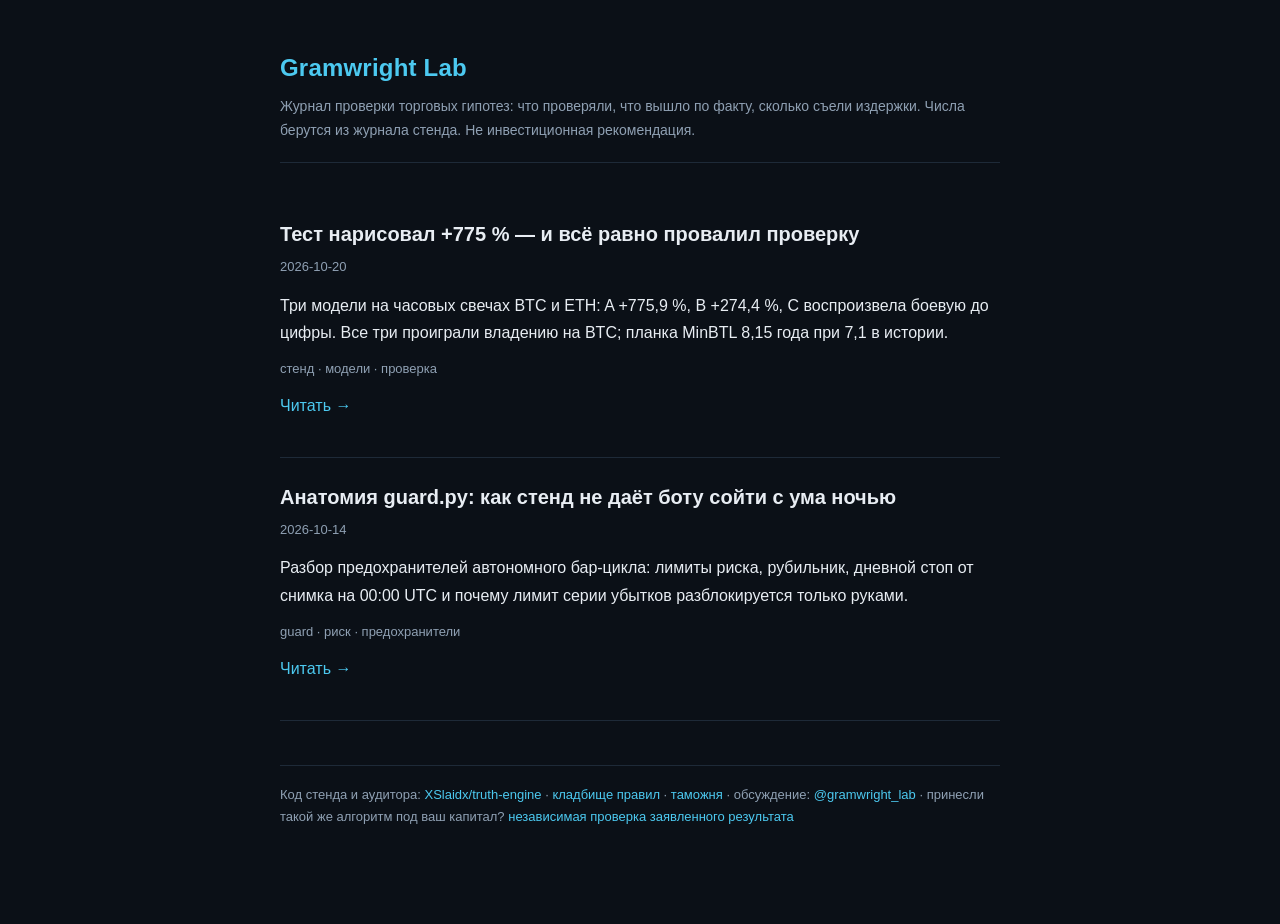
<file: docs/index.html>
<!doctype html>
<html lang="ru">
<head>
<meta charset="utf-8">
<meta name="viewport" content="width=device-width, initial-scale=1">
<title>Gramwright Lab</title>
<meta name="description" content="Журнал проверки торговых гипотез: что проверяли, что вышло по факту, сколько съели издержки. Числа берутся из журнала стенда. Не инвестиционная рекомендация.">
<meta property="og:title" content="Gramwright Lab">
<meta property="og:description" content="Журнал проверки торговых гипотез: что проверяли, что вышло по факту, сколько съели издержки. Числа берутся из журнала стенда. Не инвестиционная рекомендация.">
<meta property="og:type" content="article">
<link rel="alternate" type="application/rss+xml" href="https://XSlaidx.github.io/gramwright-lab/feed.xml">
<link rel="stylesheet" href="style.css">
</head>
<body>
<header class="site">
  <h1><a href="index.html">Gramwright Lab</a></h1>
  <p>Журнал проверки торговых гипотез: что проверяли, что вышло по факту, сколько съели издержки. Числа берутся из журнала стенда. Не инвестиционная рекомендация.</p>
</header>
<article>
  <h2><a href="posts/2026-10-20-test-narisoval-775-i-vse-ravno.html">Тест нарисовал +775 % — и всё равно провалил проверку</a></h2>
  <time>2026-10-20</time>
  <p>Три модели на часовых свечах BTC и ETH: A +775,9 %, B +274,4 %, C воспроизвела боевую до цифры. Все три проиграли владению на BTC; планка MinBTL 8,15 года при 7,1 в истории.</p>
  <div class="tags">стенд · модели · проверка</div>
  <p><a href="posts/2026-10-20-test-narisoval-775-i-vse-ravno.html">Читать →</a></p>
</article>
<article>
  <h2><a href="posts/2026-10-14-anatomiya-guard.html">Анатомия guard.py: как стенд не даёт боту сойти с ума ночью</a></h2>
  <time>2026-10-14</time>
  <p>Разбор предохранителей автономного бар-цикла: лимиты риска, рубильник, дневной стоп от снимка на 00:00 UTC и почему лимит серии убытков разблокируется только руками.</p>
  <div class="tags">guard · риск · предохранители</div>
  <p><a href="posts/2026-10-14-anatomiya-guard.html">Читать →</a></p>
</article>
<footer class="site">
  Код стенда и аудитора: <a href="https://github.com/XSlaidx/truth-engine">XSlaidx/truth-engine</a>
  &middot; <a href="graveyard.html">кладбище правил</a>
  &middot; <a href="customs.html">таможня</a>
  &middot; обсуждение: <a href="https://t.me/gramwright_lab">@gramwright_lab</a>
  &middot; принесли такой же алгоритм под ваш капитал? <a href="https://gramwright.pages.dev/audit/">независимая проверка заявленного результата</a>
</footer>
</body>
</html>
</file>
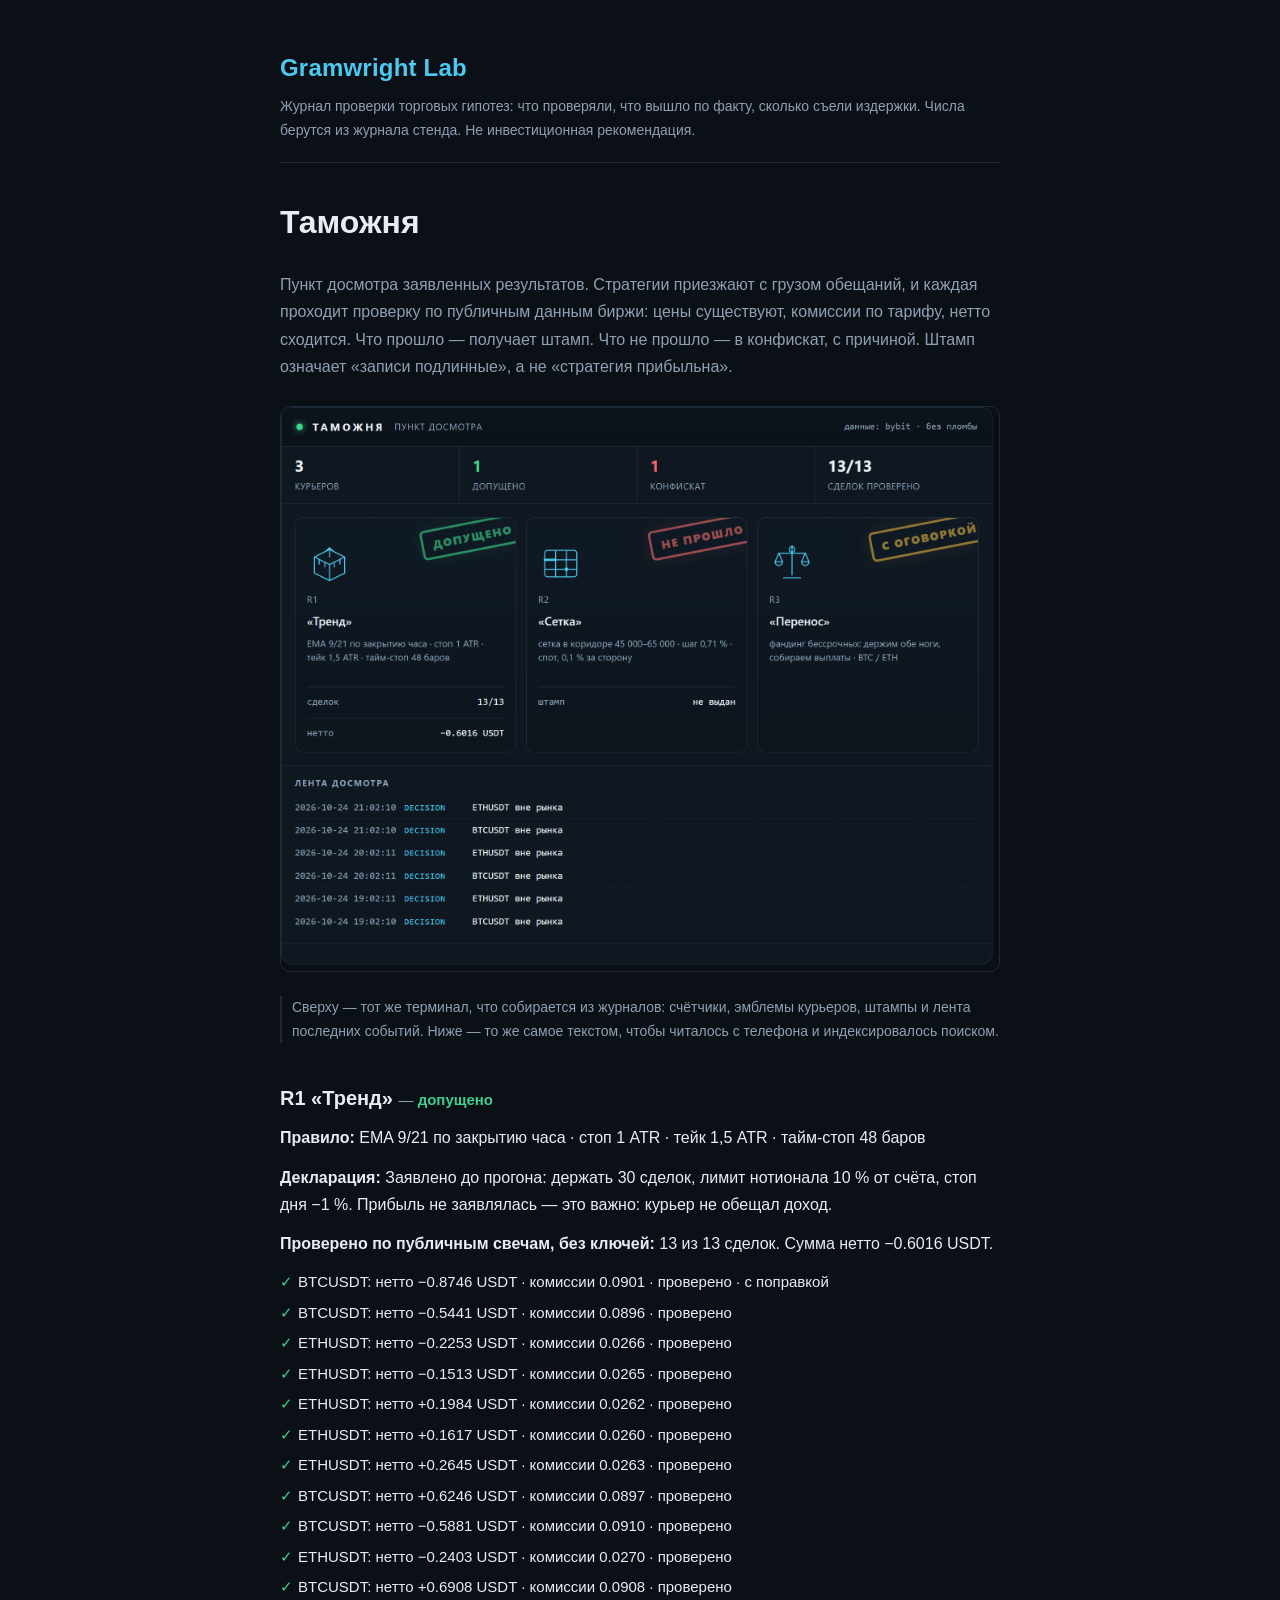
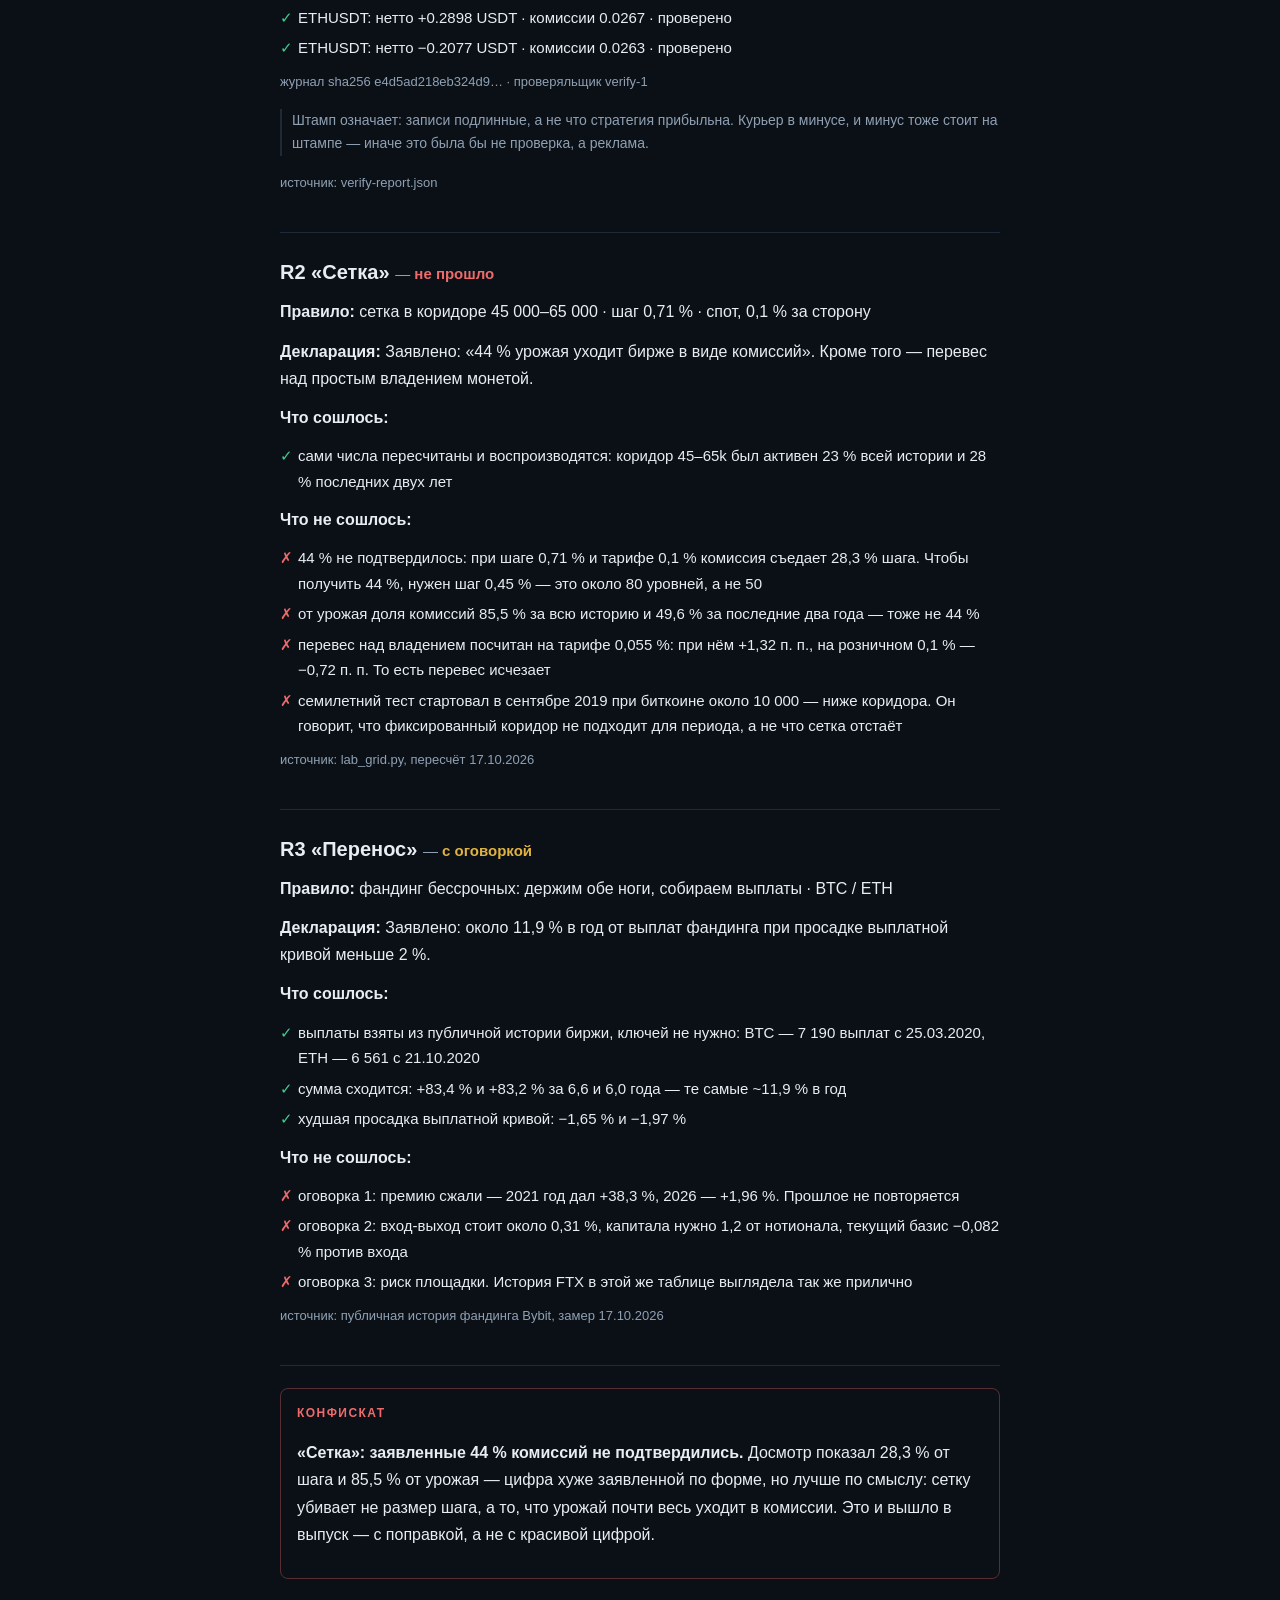
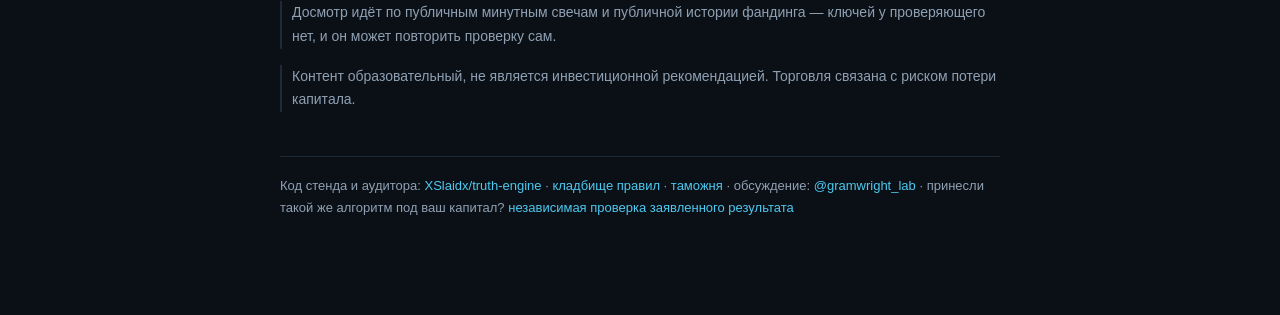
<file: docs/customs.html>
<!doctype html>
<html lang="ru">
<head>
<meta charset="utf-8">
<meta name="viewport" content="width=device-width, initial-scale=1">
<title>Таможня — досмотр заявленных результатов — Gramwright Lab</title>
<meta name="description" content="Журнал проверки торговых гипотез: что проверяли, что вышло по факту, сколько съели издержки. Числа берутся из журнала стенда. Не инвестиционная рекомендация.">
<meta property="og:title" content="Таможня — досмотр заявленных результатов — Gramwright Lab">
<meta property="og:description" content="Журнал проверки торговых гипотез: что проверяли, что вышло по факту, сколько съели издержки. Числа берутся из журнала стенда. Не инвестиционная рекомендация.">
<meta property="og:type" content="article">
<link rel="alternate" type="application/rss+xml" href="https://XSlaidx.github.io/gramwright-lab/feed.xml">
<link rel="stylesheet" href="style.css">
</head>
<body>
<header class="site">
  <h1><a href="index.html">Gramwright Lab</a></h1>
  <p>Журнал проверки торговых гипотез: что проверяли, что вышло по факту, сколько съели издержки. Числа берутся из журнала стенда. Не инвестиционная рекомендация.</p>
</header>
<h1>Таможня</h1><p class="intro">Пункт досмотра заявленных результатов. Стратегии приезжают с грузом обещаний, и каждая проходит проверку по публичным данным биржи: цены существуют, комиссии по тарифу, нетто сходится. Что прошло — получает штамп. Что не прошло — в конфискат, с причиной. Штамп означает «записи подлинные», а не «стратегия прибыльна».</p><p><img src="img/customs.png" alt="Терминал досмотра: три курьера, штампы, лента событий" style="width:100%;height:auto;border:1px solid var(--line);border-radius:10px"></p><p class="c-note">Сверху — тот же терминал, что собирается из журналов: счётчики, эмблемы курьеров, штампы и лента последних событий. Ниже — то же самое текстом, чтобы читалось с телефона и индексировалось поиском.</p><article><h2>R1 «Тренд» <span class="verdict">— <span class="c-ok">допущено</span></span></h2><p><strong>Правило:</strong> EMA 9/21 по закрытию часа · стоп 1 ATR · тейк 1,5 ATR · тайм-стоп 48 баров</p><p><strong>Декларация:</strong> Заявлено до прогона: держать 30 сделок, лимит нотионала 10 % от счёта, стоп дня −1 %. Прибыль не заявлялась — это важно: курьер не обещал доход.</p><p><strong>Проверено по публичным свечам, без ключей:</strong> 13 из 13 сделок. Сумма нетто −0.6016 USDT.</p><ul class="c-chk"><li class="y">BTCUSDT: нетто −0.8746 USDT · комиссии 0.0901 · проверено · с поправкой</li><li class="y">BTCUSDT: нетто −0.5441 USDT · комиссии 0.0896 · проверено</li><li class="y">ETHUSDT: нетто −0.2253 USDT · комиссии 0.0266 · проверено</li><li class="y">ETHUSDT: нетто −0.1513 USDT · комиссии 0.0265 · проверено</li><li class="y">ETHUSDT: нетто +0.1984 USDT · комиссии 0.0262 · проверено</li><li class="y">ETHUSDT: нетто +0.1617 USDT · комиссии 0.0260 · проверено</li><li class="y">ETHUSDT: нетто +0.2645 USDT · комиссии 0.0263 · проверено</li><li class="y">BTCUSDT: нетто +0.6246 USDT · комиссии 0.0897 · проверено</li><li class="y">BTCUSDT: нетто −0.5881 USDT · комиссии 0.0910 · проверено</li><li class="y">ETHUSDT: нетто −0.2403 USDT · комиссии 0.0270 · проверено</li><li class="y">BTCUSDT: нетто +0.6908 USDT · комиссии 0.0908 · проверено</li><li class="y">ETHUSDT: нетто +0.2898 USDT · комиссии 0.0267 · проверено</li><li class="y">ETHUSDT: нетто −0.2077 USDT · комиссии 0.0263 · проверено</li></ul><p class="tags">журнал sha256 e4d5ad218eb324d9… · проверяльщик verify-1</p><p class="c-note">Штамп означает: записи подлинные, а не что стратегия прибыльна. Курьер в минусе, и минус тоже стоит на штампе — иначе это была бы не проверка, а реклама.</p><p class="tags">источник: verify-report.json</p></article><article><h2>R2 «Сетка» <span class="verdict">— <span class="c-bad">не прошло</span></span></h2><p><strong>Правило:</strong> сетка в коридоре 45 000–65 000 · шаг 0,71 % · спот, 0,1 % за сторону</p><p><strong>Декларация:</strong> Заявлено: «44 % урожая уходит бирже в виде комиссий». Кроме того — перевес над простым владением монетой.</p><p><strong>Что сошлось:</strong></p><ul class="c-chk"><li class="y">сами числа пересчитаны и воспроизводятся: коридор 45–65k был активен 23 % всей истории и 28 % последних двух лет</li></ul><p><strong>Что не сошлось:</strong></p><ul class="c-chk"><li class="n">44 % не подтвердилось: при шаге 0,71 % и тарифе 0,1 % комиссия съедает 28,3 % шага. Чтобы получить 44 %, нужен шаг 0,45 % — это около 80 уровней, а не 50</li><li class="n">от урожая доля комиссий 85,5 % за всю историю и 49,6 % за последние два года — тоже не 44 %</li><li class="n">перевес над владением посчитан на тарифе 0,055 %: при нём +1,32 п. п., на розничном 0,1 % — −0,72 п. п. То есть перевес исчезает</li><li class="n">семилетний тест стартовал в сентябре 2019 при биткоине около 10 000 — ниже коридора. Он говорит, что фиксированный коридор не подходит для периода, а не что сетка отстаёт</li></ul><p class="tags">источник: lab_grid.py, пересчёт 17.10.2026</p></article><article><h2>R3 «Перенос» <span class="verdict">— <span class="c-warn">с оговоркой</span></span></h2><p><strong>Правило:</strong> фандинг бессрочных: держим обе ноги, собираем выплаты · BTC / ETH</p><p><strong>Декларация:</strong> Заявлено: около 11,9 % в год от выплат фандинга при просадке выплатной кривой меньше 2 %.</p><p><strong>Что сошлось:</strong></p><ul class="c-chk"><li class="y">выплаты взяты из публичной истории биржи, ключей не нужно: BTC — 7 190 выплат с 25.03.2020, ETH — 6 561 с 21.10.2020</li><li class="y">сумма сходится: +83,4 % и +83,2 % за 6,6 и 6,0 года — те самые ~11,9 % в год</li><li class="y">худшая просадка выплатной кривой: −1,65 % и −1,97 %</li></ul><p><strong>Что не сошлось:</strong></p><ul class="c-chk"><li class="n">оговорка 1: премию сжали — 2021 год дал +38,3 %, 2026 — +1,96 %. Прошлое не повторяется</li><li class="n">оговорка 2: вход-выход стоит около 0,31 %, капитала нужно 1,2 от нотионала, текущий базис −0,082 % против входа</li><li class="n">оговорка 3: риск площадки. История FTX в этой же таблице выглядела так же прилично</li></ul><p class="tags">источник: публичная история фандинга Bybit, замер 17.10.2026</p></article><div class="c-conf"><h3>Конфискат</h3><p><strong>«Сетка»: заявленные 44 % комиссий не подтвердились.</strong> Досмотр показал 28,3 % от шага и 85,5 % от урожая — цифра хуже заявленной по форме, но лучше по смыслу: сетку убивает не размер шага, а то, что урожай почти весь уходит в комиссии. Это и вышло в выпуск — с поправкой, а не с красивой цифрой.</p></div><p class="c-note">Досмотр идёт по публичным минутным свечам и публичной истории фандинга — ключей у проверяющего нет, и он может повторить проверку сам.</p><p class="c-note">Контент образовательный, не является инвестиционной рекомендацией. Торговля связана с риском потери капитала.</p>
<footer class="site">
  Код стенда и аудитора: <a href="https://github.com/XSlaidx/truth-engine">XSlaidx/truth-engine</a>
  &middot; <a href="graveyard.html">кладбище правил</a>
  &middot; <a href="customs.html">таможня</a>
  &middot; обсуждение: <a href="https://t.me/gramwright_lab">@gramwright_lab</a>
  &middot; принесли такой же алгоритм под ваш капитал? <a href="https://gramwright.pages.dev/audit/">независимая проверка заявленного результата</a>
</footer>
</body>
</html>
</file>
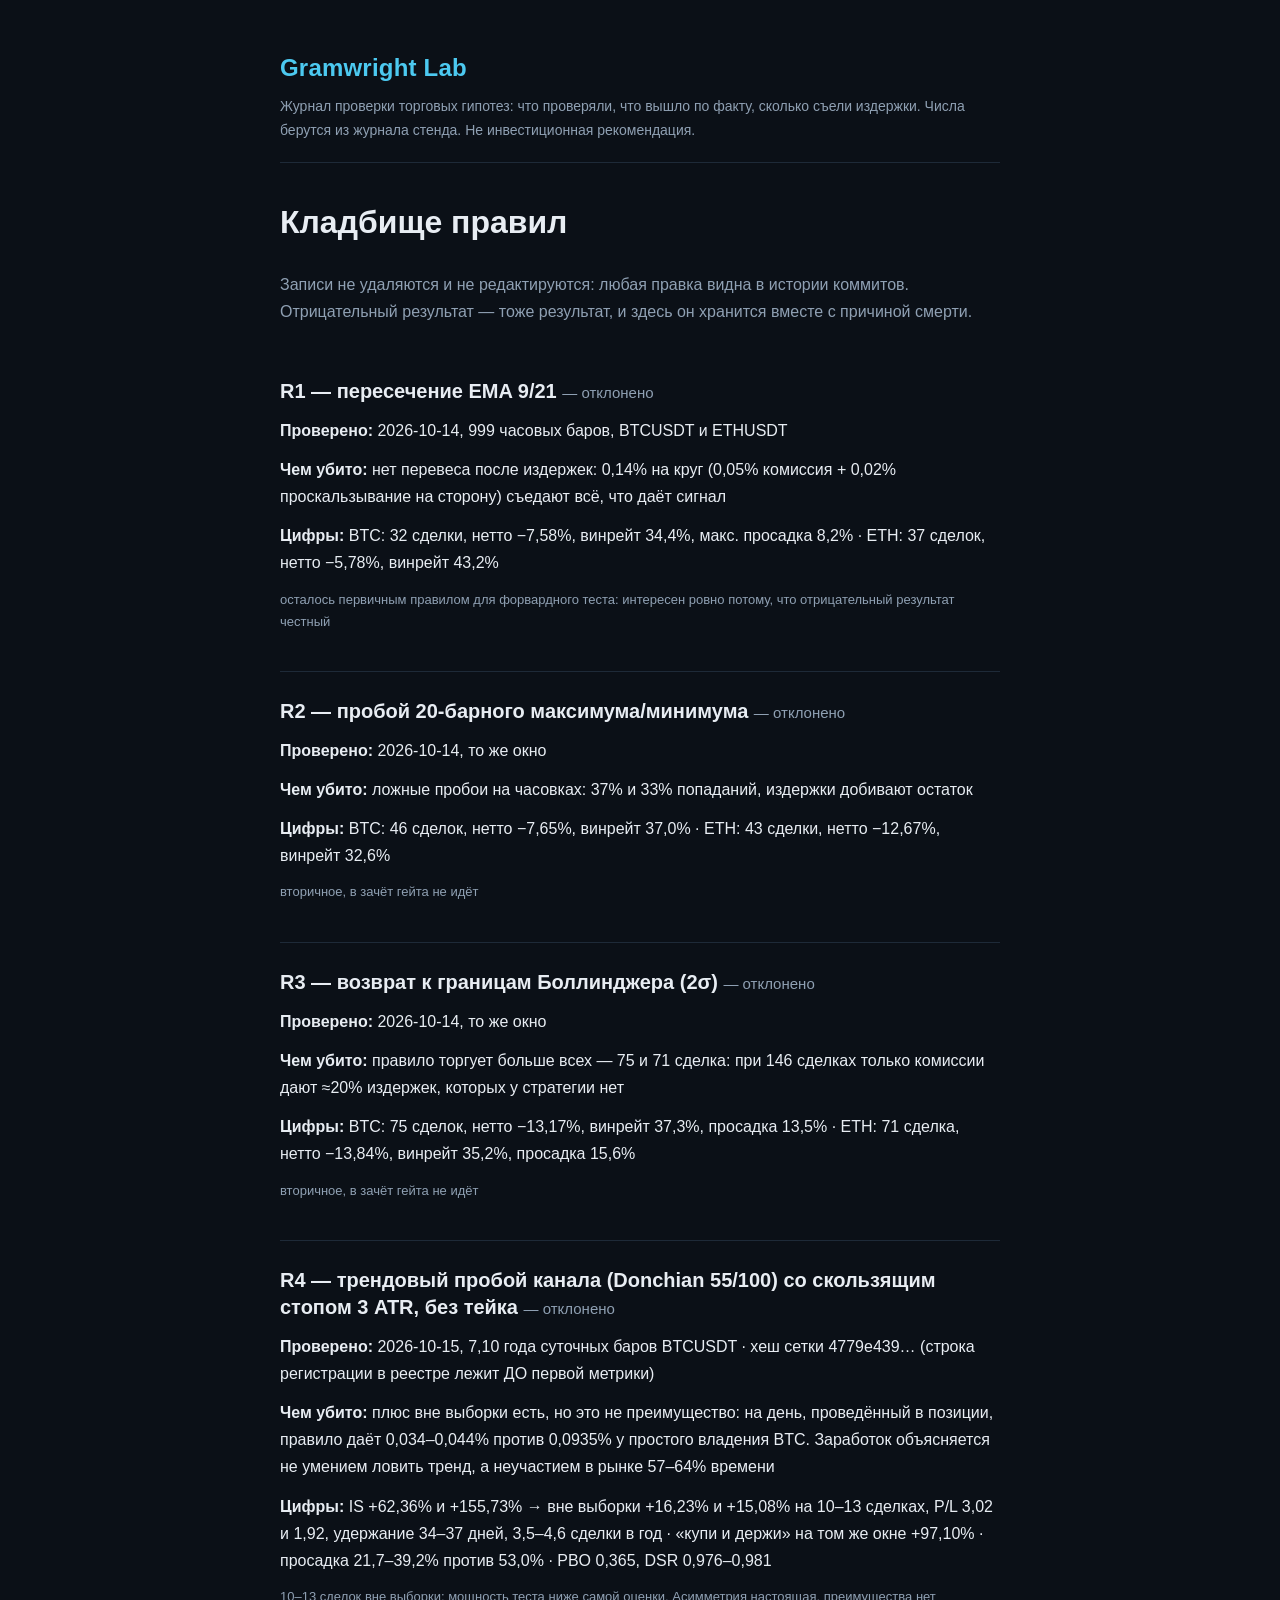
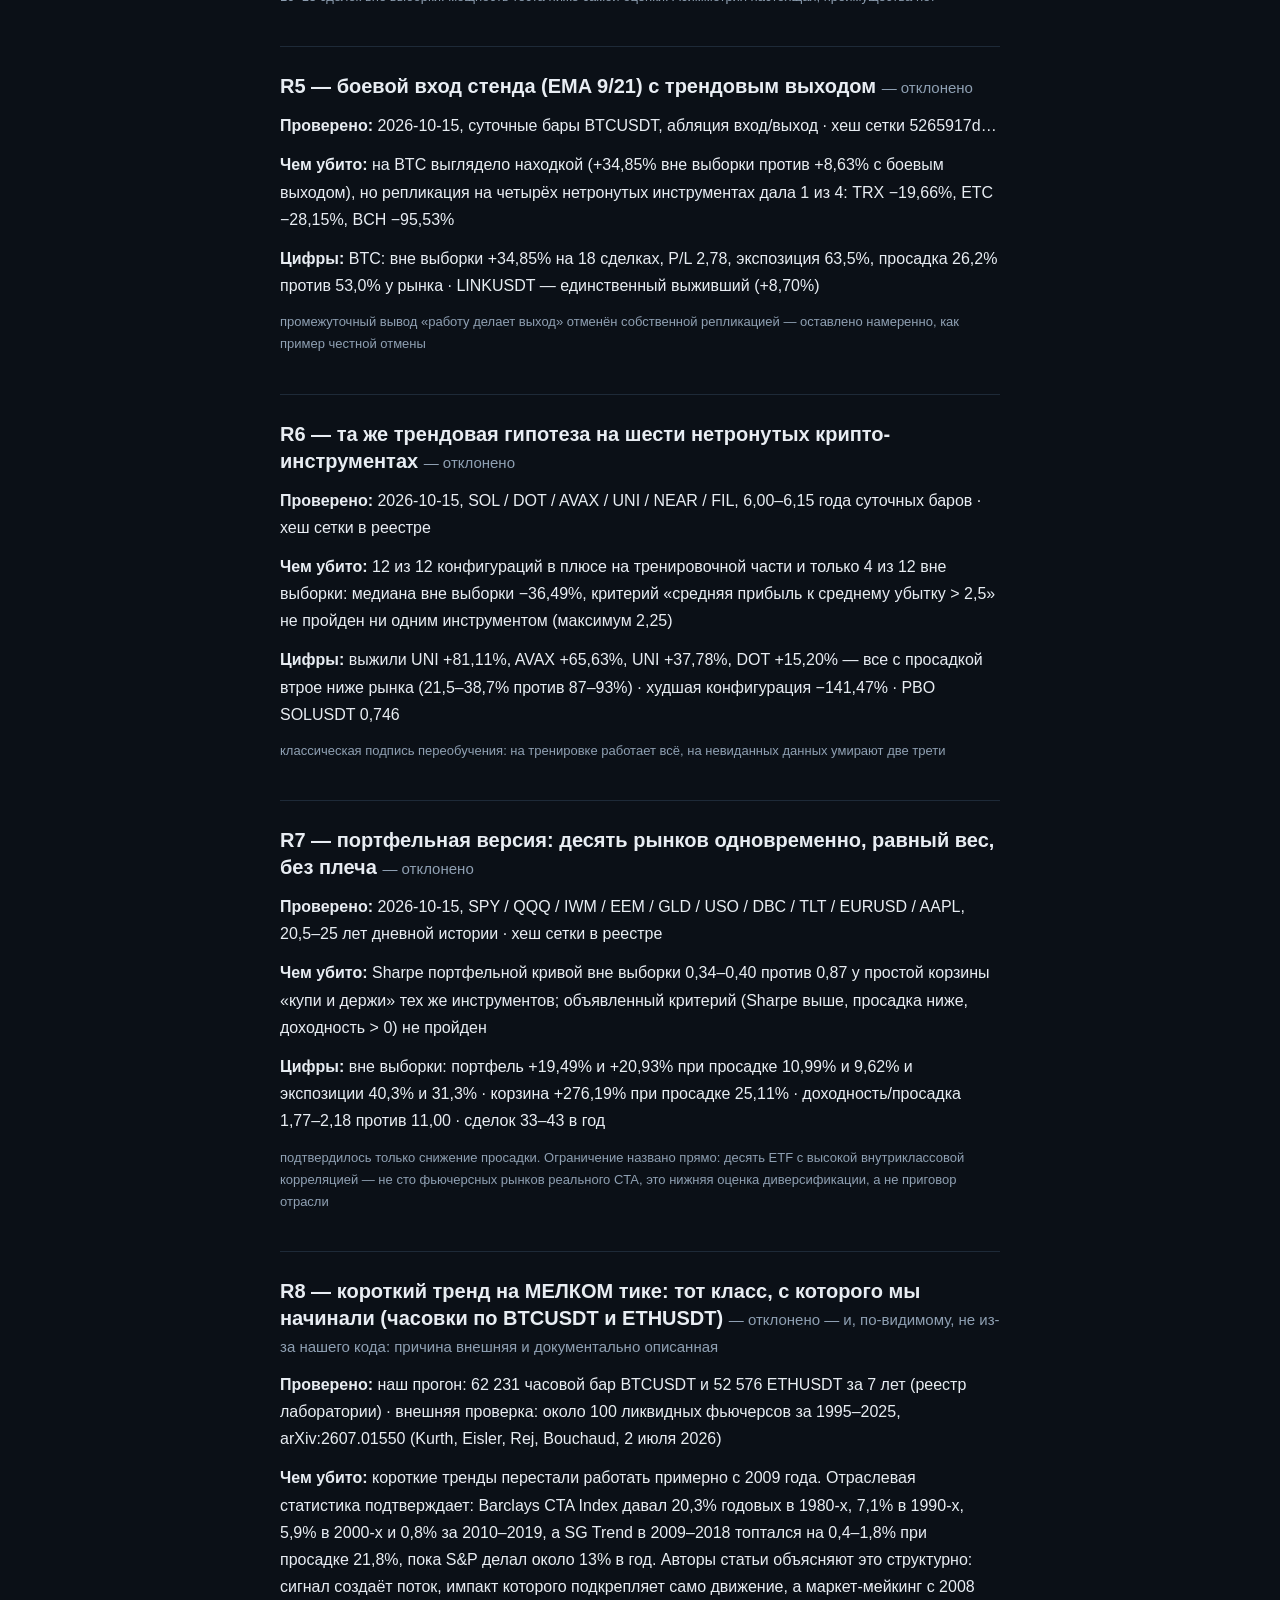
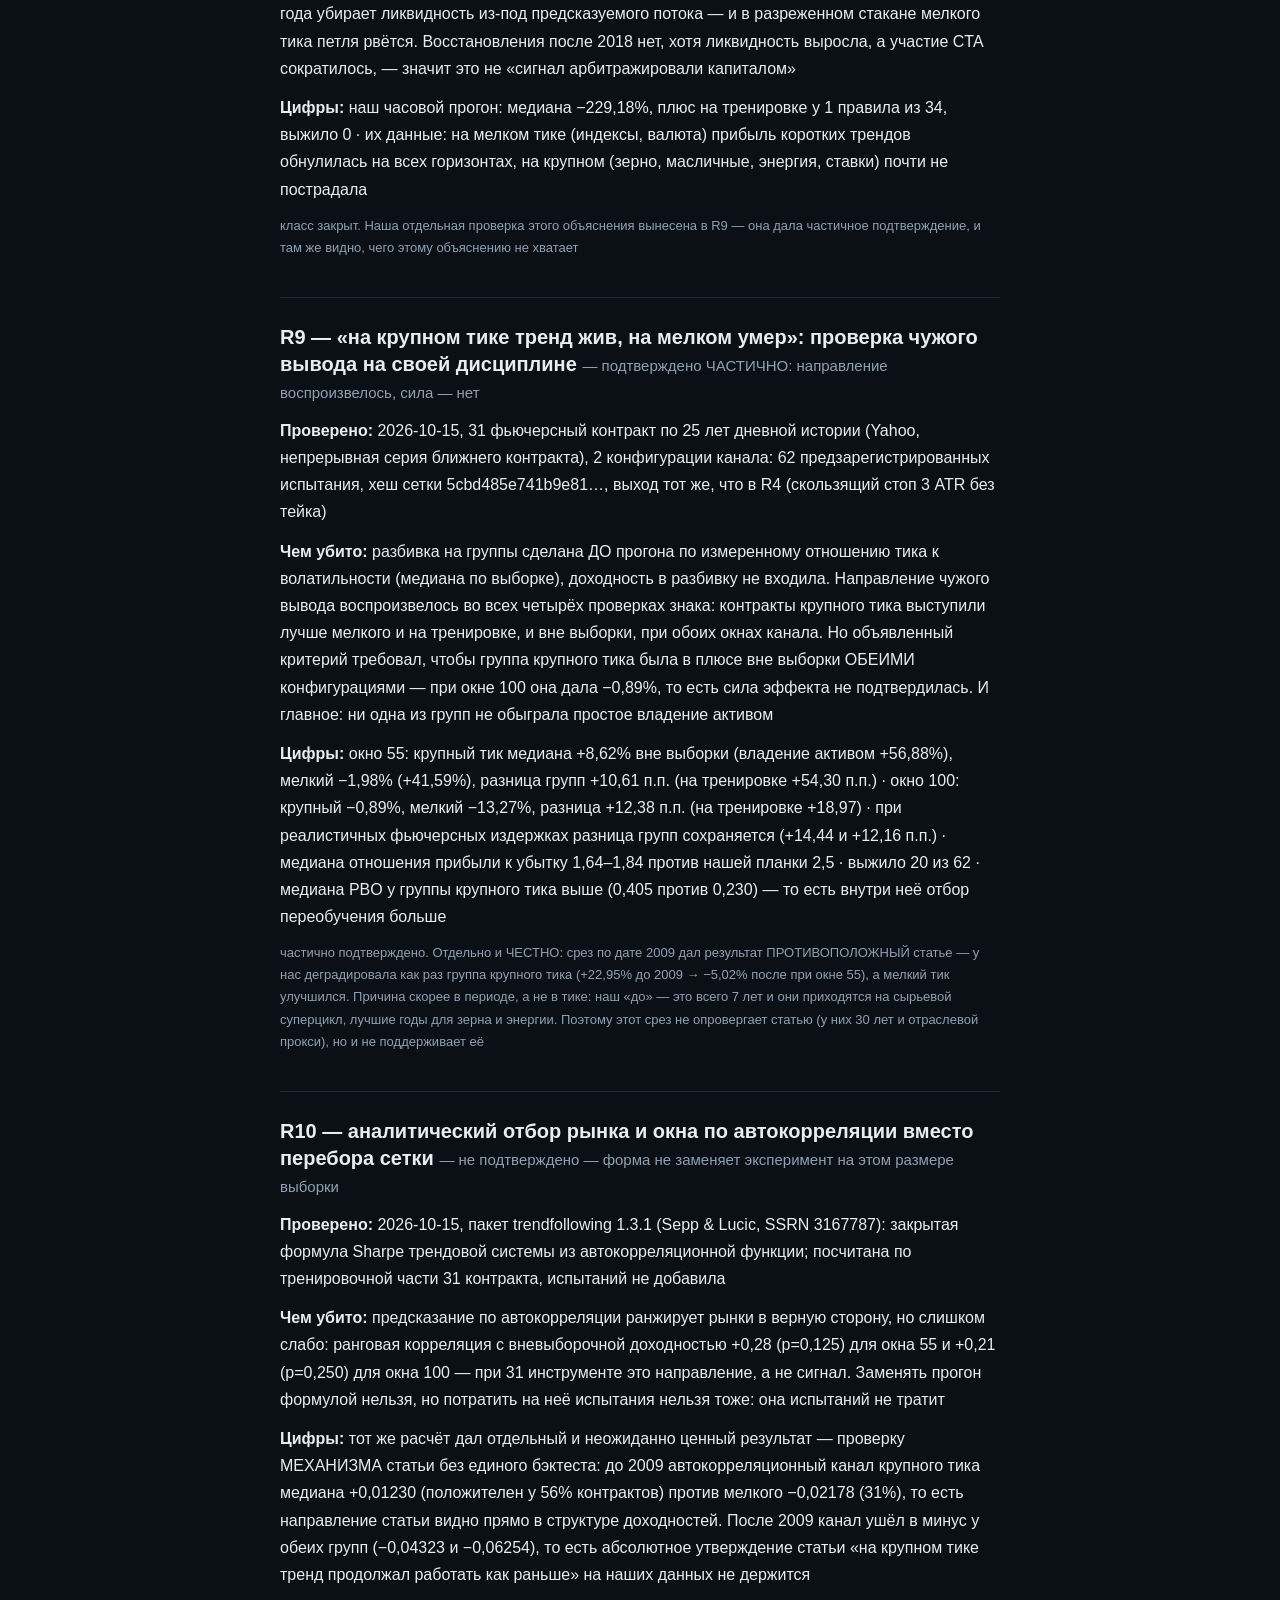
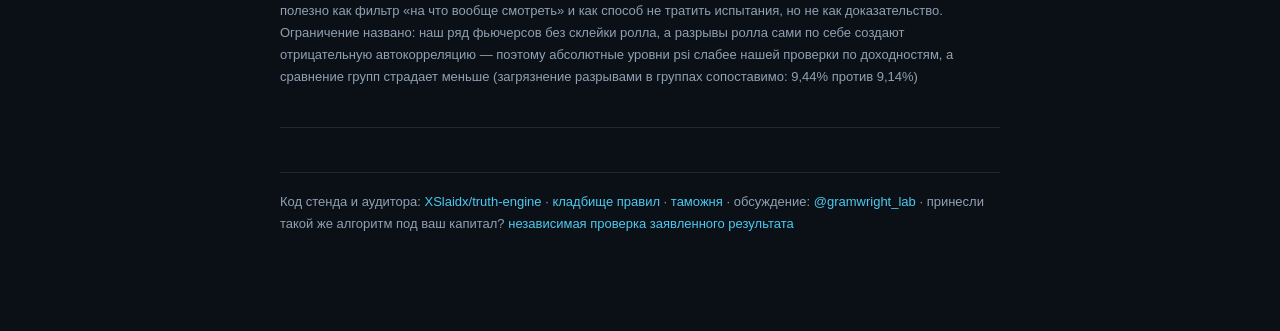
<file: docs/graveyard.html>
<!doctype html>
<html lang="ru">
<head>
<meta charset="utf-8">
<meta name="viewport" content="width=device-width, initial-scale=1">
<title>Кладбище правил — Gramwright Lab</title>
<meta name="description" content="Журнал проверки торговых гипотез: что проверяли, что вышло по факту, сколько съели издержки. Числа берутся из журнала стенда. Не инвестиционная рекомендация.">
<meta property="og:title" content="Кладбище правил — Gramwright Lab">
<meta property="og:description" content="Журнал проверки торговых гипотез: что проверяли, что вышло по факту, сколько съели издержки. Числа берутся из журнала стенда. Не инвестиционная рекомендация.">
<meta property="og:type" content="article">
<link rel="alternate" type="application/rss+xml" href="https://XSlaidx.github.io/gramwright-lab/feed.xml">
<link rel="stylesheet" href="style.css">
</head>
<body>
<header class="site">
  <h1><a href="index.html">Gramwright Lab</a></h1>
  <p>Журнал проверки торговых гипотез: что проверяли, что вышло по факту, сколько съели издержки. Числа берутся из журнала стенда. Не инвестиционная рекомендация.</p>
</header>
<h1>Кладбище правил</h1>
<p class="intro">Записи не удаляются и не редактируются: любая правка видна в истории коммитов. Отрицательный результат — тоже результат, и здесь он хранится вместе с причиной смерти.</p>
<article>
  <h2>R1 — пересечение EMA 9/21 <span class="verdict">— отклонено</span></h2>
  <p><strong>Проверено:</strong> 2026-10-14, 999 часовых баров, BTCUSDT и ETHUSDT</p>
  <p><strong>Чем убито:</strong> нет перевеса после издержек: 0,14% на круг (0,05% комиссия + 0,02% проскальзывание на сторону) съедают всё, что даёт сигнал</p>
  <p><strong>Цифры:</strong> BTC: 32 сделки, нетто −7,58%, винрейт 34,4%, макс. просадка 8,2% · ETH: 37 сделок, нетто −5,78%, винрейт 43,2%</p>
  <p class="tags">осталось первичным правилом для форвардного теста: интересен ровно потому, что отрицательный результат честный</p>
</article>
<article>
  <h2>R2 — пробой 20-барного максимума/минимума <span class="verdict">— отклонено</span></h2>
  <p><strong>Проверено:</strong> 2026-10-14, то же окно</p>
  <p><strong>Чем убито:</strong> ложные пробои на часовках: 37% и 33% попаданий, издержки добивают остаток</p>
  <p><strong>Цифры:</strong> BTC: 46 сделок, нетто −7,65%, винрейт 37,0% · ETH: 43 сделки, нетто −12,67%, винрейт 32,6%</p>
  <p class="tags">вторичное, в зачёт гейта не идёт</p>
</article>
<article>
  <h2>R3 — возврат к границам Боллинджера (2σ) <span class="verdict">— отклонено</span></h2>
  <p><strong>Проверено:</strong> 2026-10-14, то же окно</p>
  <p><strong>Чем убито:</strong> правило торгует больше всех — 75 и 71 сделка: при 146 сделках только комиссии дают ≈20% издержек, которых у стратегии нет</p>
  <p><strong>Цифры:</strong> BTC: 75 сделок, нетто −13,17%, винрейт 37,3%, просадка 13,5% · ETH: 71 сделка, нетто −13,84%, винрейт 35,2%, просадка 15,6%</p>
  <p class="tags">вторичное, в зачёт гейта не идёт</p>
</article>
<article>
  <h2>R4 — трендовый пробой канала (Donchian 55/100) со скользящим стопом 3 ATR, без тейка <span class="verdict">— отклонено</span></h2>
  <p><strong>Проверено:</strong> 2026-10-15, 7,10 года суточных баров BTCUSDT · хеш сетки 4779e439… (строка регистрации в реестре лежит ДО первой метрики)</p>
  <p><strong>Чем убито:</strong> плюс вне выборки есть, но это не преимущество: на день, проведённый в позиции, правило даёт 0,034–0,044% против 0,0935% у простого владения BTC. Заработок объясняется не умением ловить тренд, а неучастием в рынке 57–64% времени</p>
  <p><strong>Цифры:</strong> IS +62,36% и +155,73% → вне выборки +16,23% и +15,08% на 10–13 сделках, P/L 3,02 и 1,92, удержание 34–37 дней, 3,5–4,6 сделки в год · «купи и держи» на том же окне +97,10% · просадка 21,7–39,2% против 53,0% · PBO 0,365, DSR 0,976–0,981</p>
  <p class="tags">10–13 сделок вне выборки: мощность теста ниже самой оценки. Асимметрия настоящая, преимущества нет</p>
</article>
<article>
  <h2>R5 — боевой вход стенда (EMA 9/21) с трендовым выходом <span class="verdict">— отклонено</span></h2>
  <p><strong>Проверено:</strong> 2026-10-15, суточные бары BTCUSDT, абляция вход/выход · хеш сетки 5265917d…</p>
  <p><strong>Чем убито:</strong> на BTC выглядело находкой (+34,85% вне выборки против +8,63% с боевым выходом), но репликация на четырёх нетронутых инструментах дала 1 из 4: TRX −19,66%, ETC −28,15%, BCH −95,53%</p>
  <p><strong>Цифры:</strong> BTC: вне выборки +34,85% на 18 сделках, P/L 2,78, экспозиция 63,5%, просадка 26,2% против 53,0% у рынка · LINKUSDT — единственный выживший (+8,70%)</p>
  <p class="tags">промежуточный вывод «работу делает выход» отменён собственной репликацией — оставлено намеренно, как пример честной отмены</p>
</article>
<article>
  <h2>R6 — та же трендовая гипотеза на шести нетронутых крипто-инструментах <span class="verdict">— отклонено</span></h2>
  <p><strong>Проверено:</strong> 2026-10-15, SOL / DOT / AVAX / UNI / NEAR / FIL, 6,00–6,15 года суточных баров · хеш сетки в реестре</p>
  <p><strong>Чем убито:</strong> 12 из 12 конфигураций в плюсе на тренировочной части и только 4 из 12 вне выборки: медиана вне выборки −36,49%, критерий «средняя прибыль к среднему убытку &gt; 2,5» не пройден ни одним инструментом (максимум 2,25)</p>
  <p><strong>Цифры:</strong> выжили UNI +81,11%, AVAX +65,63%, UNI +37,78%, DOT +15,20% — все с просадкой втрое ниже рынка (21,5–38,7% против 87–93%) · худшая конфигурация −141,47% · PBO SOLUSDT 0,746</p>
  <p class="tags">классическая подпись переобучения: на тренировке работает всё, на невиданных данных умирают две трети</p>
</article>
<article>
  <h2>R7 — портфельная версия: десять рынков одновременно, равный вес, без плеча <span class="verdict">— отклонено</span></h2>
  <p><strong>Проверено:</strong> 2026-10-15, SPY / QQQ / IWM / EEM / GLD / USO / DBC / TLT / EURUSD / AAPL, 20,5–25 лет дневной истории · хеш сетки в реестре</p>
  <p><strong>Чем убито:</strong> Sharpe портфельной кривой вне выборки 0,34–0,40 против 0,87 у простой корзины «купи и держи» тех же инструментов; объявленный критерий (Sharpe выше, просадка ниже, доходность &gt; 0) не пройден</p>
  <p><strong>Цифры:</strong> вне выборки: портфель +19,49% и +20,93% при просадке 10,99% и 9,62% и экспозиции 40,3% и 31,3% · корзина +276,19% при просадке 25,11% · доходность/просадка 1,77–2,18 против 11,00 · сделок 33–43 в год</p>
  <p class="tags">подтвердилось только снижение просадки. Ограничение названо прямо: десять ETF с высокой внутриклассовой корреляцией — не сто фьючерсных рынков реального CTA, это нижняя оценка диверсификации, а не приговор отрасли</p>
</article>
<article>
  <h2>R8 — короткий тренд на МЕЛКОМ тике: тот класс, с которого мы начинали (часовки по BTCUSDT и ETHUSDT) <span class="verdict">— отклонено — и, по-видимому, не из-за нашего кода: причина внешняя и документально описанная</span></h2>
  <p><strong>Проверено:</strong> наш прогон: 62 231 часовой бар BTCUSDT и 52 576 ETHUSDT за 7 лет (реестр лаборатории) · внешняя проверка: около 100 ликвидных фьючерсов за 1995–2025, arXiv:2607.01550 (Kurth, Eisler, Rej, Bouchaud, 2 июля 2026)</p>
  <p><strong>Чем убито:</strong> короткие тренды перестали работать примерно с 2009 года. Отраслевая статистика подтверждает: Barclays CTA Index давал 20,3% годовых в 1980-х, 7,1% в 1990-х, 5,9% в 2000-х и 0,8% за 2010–2019, а SG Trend в 2009–2018 топтался на 0,4–1,8% при просадке 21,8%, пока S&amp;P делал около 13% в год. Авторы статьи объясняют это структурно: сигнал создаёт поток, импакт которого подкрепляет само движение, а маркет-мейкинг с 2008 года убирает ликвидность из-под предсказуемого потока — и в разреженном стакане мелкого тика петля рвётся. Восстановления после 2018 нет, хотя ликвидность выросла, а участие CTA сократилось, — значит это не «сигнал арбитражировали капиталом»</p>
  <p><strong>Цифры:</strong> наш часовой прогон: медиана −229,18%, плюс на тренировке у 1 правила из 34, выжило 0 · их данные: на мелком тике (индексы, валюта) прибыль коротких трендов обнулилась на всех горизонтах, на крупном (зерно, масличные, энергия, ставки) почти не пострадала</p>
  <p class="tags">класс закрыт. Наша отдельная проверка этого объяснения вынесена в R9 — она дала частичное подтверждение, и там же видно, чего этому объяснению не хватает</p>
</article>
<article>
  <h2>R9 — «на крупном тике тренд жив, на мелком умер»: проверка чужого вывода на своей дисциплине <span class="verdict">— подтверждено ЧАСТИЧНО: направление воспроизвелось, сила — нет</span></h2>
  <p><strong>Проверено:</strong> 2026-10-15, 31 фьючерсный контракт по 25 лет дневной истории (Yahoo, непрерывная серия ближнего контракта), 2 конфигурации канала: 62 предзарегистрированных испытания, хеш сетки 5cbd485e741b9e81…, выход тот же, что в R4 (скользящий стоп 3 ATR без тейка)</p>
  <p><strong>Чем убито:</strong> разбивка на группы сделана ДО прогона по измеренному отношению тика к волатильности (медиана по выборке), доходность в разбивку не входила. Направление чужого вывода воспроизвелось во всех четырёх проверках знака: контракты крупного тика выступили лучше мелкого и на тренировке, и вне выборки, при обоих окнах канала. Но объявленный критерий требовал, чтобы группа крупного тика была в плюсе вне выборки ОБЕИМИ конфигурациями — при окне 100 она дала −0,89%, то есть сила эффекта не подтвердилась. И главное: ни одна из групп не обыграла простое владение активом</p>
  <p><strong>Цифры:</strong> окно 55: крупный тик медиана +8,62% вне выборки (владение активом +56,88%), мелкий −1,98% (+41,59%), разница групп +10,61 п.п. (на тренировке +54,30 п.п.) · окно 100: крупный −0,89%, мелкий −13,27%, разница +12,38 п.п. (на тренировке +18,97) · при реалистичных фьючерсных издержках разница групп сохраняется (+14,44 и +12,16 п.п.) · медиана отношения прибыли к убытку 1,64–1,84 против нашей планки 2,5 · выжило 20 из 62 · медиана PBO у группы крупного тика выше (0,405 против 0,230) — то есть внутри неё отбор переобучения больше</p>
  <p class="tags">частично подтверждено. Отдельно и ЧЕСТНО: срез по дате 2009 дал результат ПРОТИВОПОЛОЖНЫЙ статье — у нас деградировала как раз группа крупного тика (+22,95% до 2009 → −5,02% после при окне 55), а мелкий тик улучшился. Причина скорее в периоде, а не в тике: наш «до» — это всего 7 лет и они приходятся на сырьевой суперцикл, лучшие годы для зерна и энергии. Поэтому этот срез не опровергает статью (у них 30 лет и отраслевой прокси), но и не поддерживает её</p>
</article>
<article>
  <h2>R10 — аналитический отбор рынка и окна по автокорреляции вместо перебора сетки <span class="verdict">— не подтверждено — форма не заменяет эксперимент на этом размере выборки</span></h2>
  <p><strong>Проверено:</strong> 2026-10-15, пакет trendfollowing 1.3.1 (Sepp &amp; Lucic, SSRN 3167787): закрытая формула Sharpe трендовой системы из автокорреляционной функции; посчитана по тренировочной части 31 контракта, испытаний не добавила</p>
  <p><strong>Чем убито:</strong> предсказание по автокорреляции ранжирует рынки в верную сторону, но слишком слабо: ранговая корреляция с вневыборочной доходностью +0,28 (p=0,125) для окна 55 и +0,21 (p=0,250) для окна 100 — при 31 инструменте это направление, а не сигнал. Заменять прогон формулой нельзя, но потратить на неё испытания нельзя тоже: она испытаний не тратит</p>
  <p><strong>Цифры:</strong> тот же расчёт дал отдельный и неожиданно ценный результат — проверку МЕХАНИЗМА статьи без единого бэктеста: до 2009 автокорреляционный канал крупного тика медиана +0,01230 (положителен у 56% контрактов) против мелкого −0,02178 (31%), то есть направление статьи видно прямо в структуре доходностей. После 2009 канал ушёл в минус у обеих групп (−0,04323 и −0,06254), то есть абсолютное утверждение статьи «на крупном тике тренд продолжал работать как раньше» на наших данных не держится</p>
  <p class="tags">полезно как фильтр «на что вообще смотреть» и как способ не тратить испытания, но не как доказательство. Ограничение названо: наш ряд фьючерсов без склейки ролла, а разрывы ролла сами по себе создают отрицательную автокорреляцию — поэтому абсолютные уровни psi слабее нашей проверки по доходностям, а сравнение групп страдает меньше (загрязнение разрывами в группах сопоставимо: 9,44% против 9,14%)</p>
</article>
<footer class="site">
  Код стенда и аудитора: <a href="https://github.com/XSlaidx/truth-engine">XSlaidx/truth-engine</a>
  &middot; <a href="graveyard.html">кладбище правил</a>
  &middot; <a href="customs.html">таможня</a>
  &middot; обсуждение: <a href="https://t.me/gramwright_lab">@gramwright_lab</a>
  &middot; принесли такой же алгоритм под ваш капитал? <a href="https://gramwright.pages.dev/audit/">независимая проверка заявленного результата</a>
</footer>
</body>
</html>
</file>
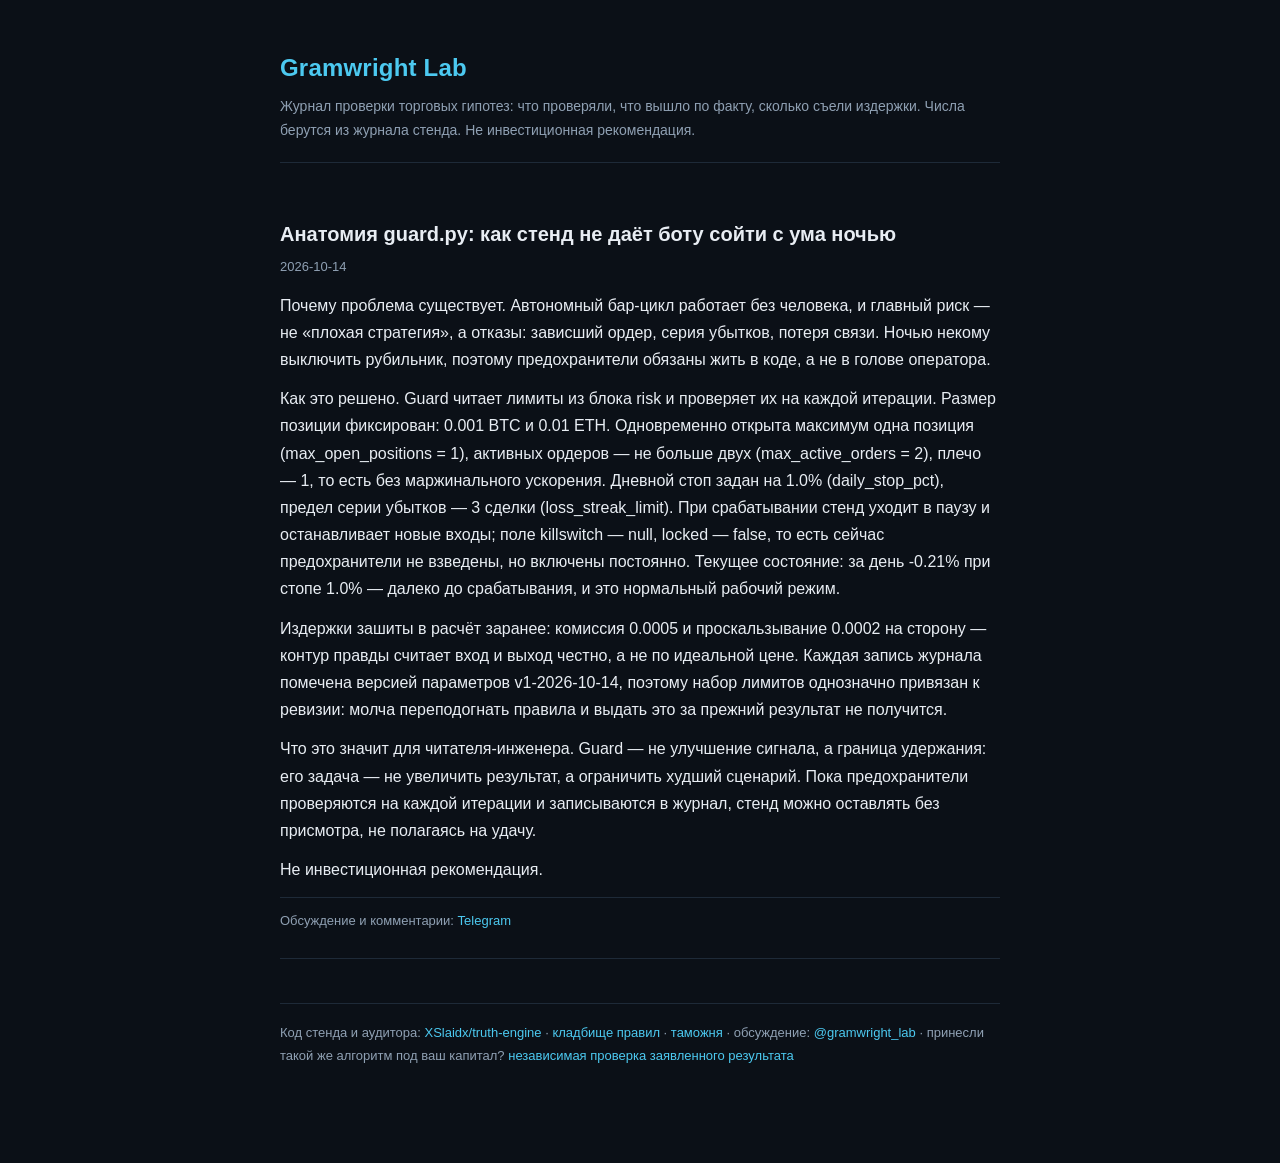
<file: docs/posts/2026-10-14-anatomiya-guard.html>
<!doctype html>
<html lang="ru">
<head>
<meta charset="utf-8">
<meta name="viewport" content="width=device-width, initial-scale=1">
<title>Анатомия guard.py: как стенд не даёт боту сойти с ума ночью — Gramwright Lab</title>
<meta name="description" content="Разбор предохранителей автономного бар-цикла: лимиты риска, рубильник, дневной стоп от снимка на 00:00 UTC и почему лимит серии убытков разблокируется только руками.">
<meta property="og:title" content="Анатомия guard.py: как стенд не даёт боту сойти с ума ночью — Gramwright Lab">
<meta property="og:description" content="Разбор предохранителей автономного бар-цикла: лимиты риска, рубильник, дневной стоп от снимка на 00:00 UTC и почему лимит серии убытков разблокируется только руками.">
<meta property="og:type" content="article">
<link rel="alternate" type="application/rss+xml" href="https://XSlaidx.github.io/gramwright-lab/feed.xml">
<link rel="stylesheet" href="../style.css">
</head>
<body>
<header class="site">
  <h1><a href="../index.html">Gramwright Lab</a></h1>
  <p>Журнал проверки торговых гипотез: что проверяли, что вышло по факту, сколько съели издержки. Числа берутся из журнала стенда. Не инвестиционная рекомендация.</p>
</header>
<article>
  <h2>Анатомия guard.py: как стенд не даёт боту сойти с ума ночью</h2>
  <time>2026-10-14</time>
  <p>Почему проблема существует. Автономный бар-цикл работает без человека, и главный риск — не «плохая стратегия», а отказы: зависший ордер, серия убытков, потеря связи. Ночью некому выключить рубильник, поэтому предохранители обязаны жить в коде, а не в голове оператора.</p>
<p>Как это решено. Guard читает лимиты из блока risk и проверяет их на каждой итерации. Размер позиции фиксирован: 0.001 BTC и 0.01 ETH. Одновременно открыта максимум одна позиция (max_open_positions = 1), активных ордеров — не больше двух (max_active_orders = 2), плечо — 1, то есть без маржинального ускорения. Дневной стоп задан на 1.0% (daily_stop_pct), предел серии убытков — 3 сделки (loss_streak_limit). При срабатывании стенд уходит в паузу и останавливает новые входы; поле killswitch — null, locked — false, то есть сейчас предохранители не взведены, но включены постоянно. Текущее состояние: за день -0.21% при стопе 1.0% — далеко до срабатывания, и это нормальный рабочий режим.</p>
<p>Издержки зашиты в расчёт заранее: комиссия 0.0005 и проскальзывание 0.0002 на сторону — контур правды считает вход и выход честно, а не по идеальной цене. Каждая запись журнала помечена версией параметров v1-2026-10-14, поэтому набор лимитов однозначно привязан к ревизии: молча переподогнать правила и выдать это за прежний результат не получится.</p>
<p>Что это значит для читателя-инженера. Guard — не улучшение сигнала, а граница удержания: его задача — не увеличить результат, а ограничить худший сценарий. Пока предохранители проверяются на каждой итерации и записываются в журнал, стенд можно оставлять без присмотра, не полагаясь на удачу.</p>
<p>Не инвестиционная рекомендация.</p>
  <div class="meta">Обсуждение и комментарии: <a href="https://t.me/gramwright_lab/5">Telegram</a></div>
</article>
<footer class="site">
  Код стенда и аудитора: <a href="https://github.com/XSlaidx/truth-engine">XSlaidx/truth-engine</a>
  &middot; <a href="../graveyard.html">кладбище правил</a>
  &middot; <a href="../customs.html">таможня</a>
  &middot; обсуждение: <a href="https://t.me/gramwright_lab">@gramwright_lab</a>
  &middot; принесли такой же алгоритм под ваш капитал? <a href="https://gramwright.pages.dev/audit/">независимая проверка заявленного результата</a>
</footer>
</body>
</html>
</file>
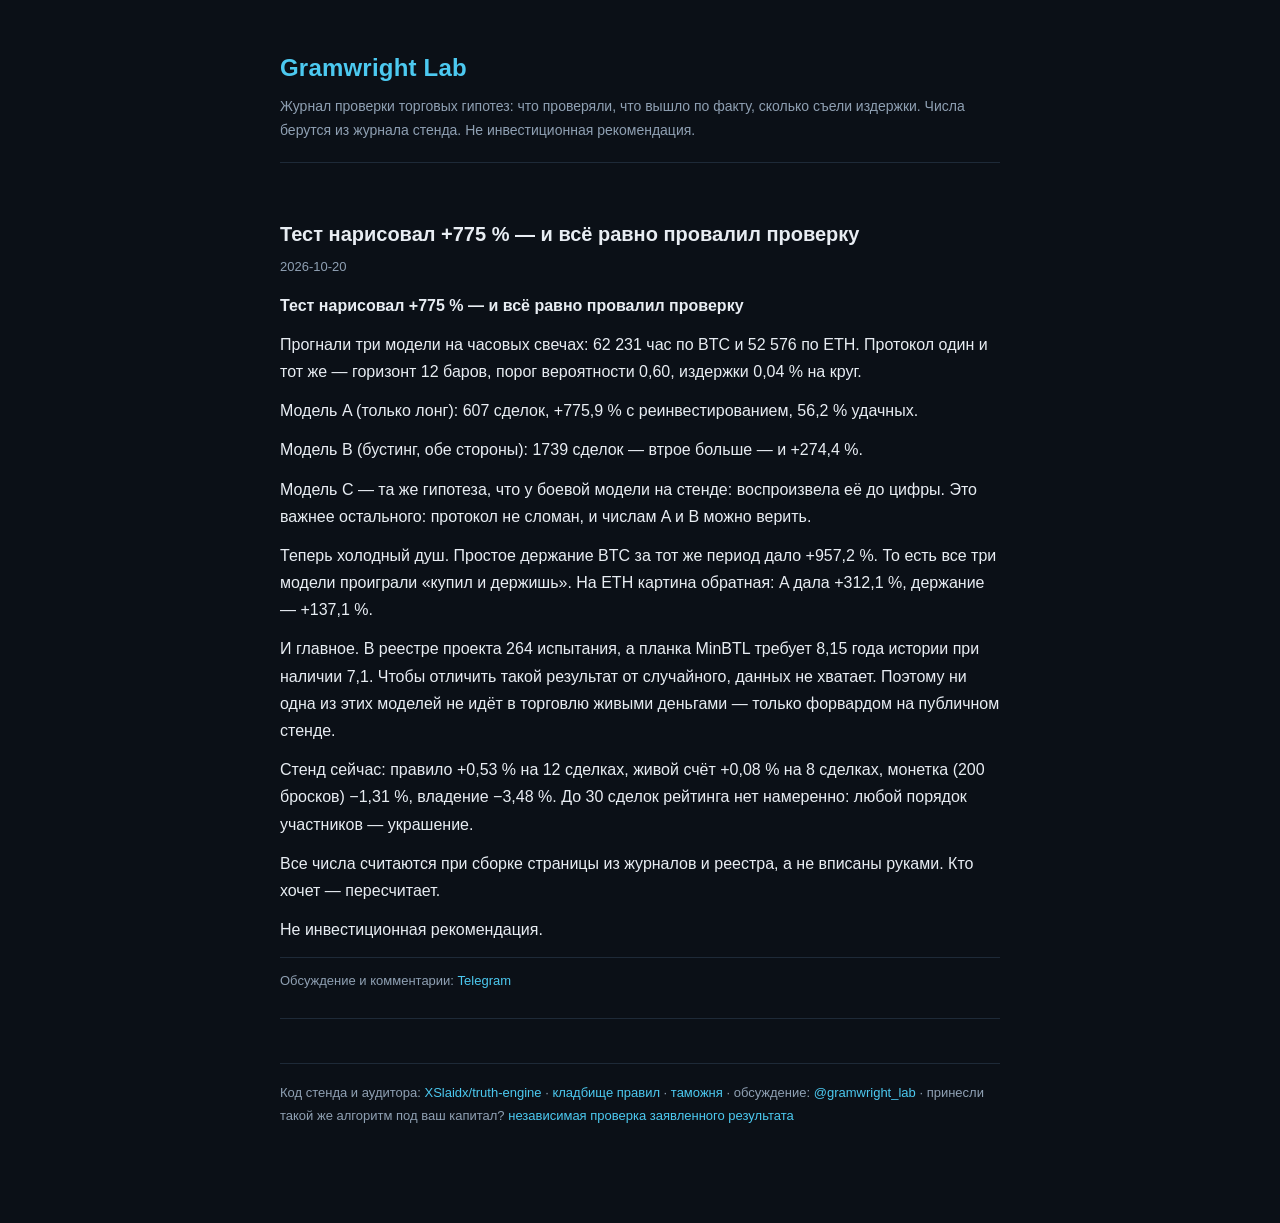
<file: docs/posts/2026-10-20-test-narisoval-775-i-vse-ravno.html>
<!doctype html>
<html lang="ru">
<head>
<meta charset="utf-8">
<meta name="viewport" content="width=device-width, initial-scale=1">
<title>Тест нарисовал +775 % — и всё равно провалил проверку — Gramwright Lab</title>
<meta name="description" content="Три модели на часовых свечах BTC и ETH: A +775,9 %, B +274,4 %, C воспроизвела боевую до цифры. Все три проиграли владению на BTC; планка MinBTL 8,15 года при 7,1 в истории.">
<meta property="og:title" content="Тест нарисовал +775 % — и всё равно провалил проверку — Gramwright Lab">
<meta property="og:description" content="Три модели на часовых свечах BTC и ETH: A +775,9 %, B +274,4 %, C воспроизвела боевую до цифры. Все три проиграли владению на BTC; планка MinBTL 8,15 года при 7,1 в истории.">
<meta property="og:type" content="article">
<link rel="alternate" type="application/rss+xml" href="https://XSlaidx.github.io/gramwright-lab/feed.xml">
<link rel="stylesheet" href="../style.css">
</head>
<body>
<header class="site">
  <h1><a href="../index.html">Gramwright Lab</a></h1>
  <p>Журнал проверки торговых гипотез: что проверяли, что вышло по факту, сколько съели издержки. Числа берутся из журнала стенда. Не инвестиционная рекомендация.</p>
</header>
<article>
  <h2>Тест нарисовал +775 % — и всё равно провалил проверку</h2>
  <time>2026-10-20</time>
  <p><strong>Тест нарисовал +775 % — и всё равно провалил проверку</strong></p>
<p>Прогнали три модели на часовых свечах: 62 231 час по BTC и 52 576 по ETH. Протокол один и тот же — горизонт 12 баров, порог вероятности 0,60, издержки 0,04 % на круг.</p>
<p>Модель A (только лонг): 607 сделок, +775,9 % с реинвестированием, 56,2 % удачных.</p>
<p>Модель B (бустинг, обе стороны): 1739 сделок — втрое больше — и +274,4 %.</p>
<p>Модель C — та же гипотеза, что у боевой модели на стенде: воспроизвела её до цифры. Это важнее остального: протокол не сломан, и числам A и B можно верить.</p>
<p>Теперь холодный душ. Простое держание BTC за тот же период дало +957,2 %. То есть все три модели проиграли «купил и держишь». На ETH картина обратная: A дала +312,1 %, держание — +137,1 %.</p>
<p>И главное. В реестре проекта 264 испытания, а планка MinBTL требует 8,15 года истории при наличии 7,1. Чтобы отличить такой результат от случайного, данных не хватает. Поэтому ни одна из этих моделей не идёт в торговлю живыми деньгами — только форвардом на публичном стенде.</p>
<p>Стенд сейчас: правило +0,53 % на 12 сделках, живой счёт +0,08 % на 8 сделках, монетка (200 бросков) −1,31 %, владение −3,48 %. До 30 сделок рейтинга нет намеренно: любой порядок участников — украшение.</p>
<p>Все числа считаются при сборке страницы из журналов и реестра, а не вписаны руками. Кто хочет — пересчитает.</p>
<p>Не инвестиционная рекомендация.</p>
  <div class="meta">Обсуждение и комментарии: <a href="https://t.me/gramwright_lab/14">Telegram</a></div>
</article>
<footer class="site">
  Код стенда и аудитора: <a href="https://github.com/XSlaidx/truth-engine">XSlaidx/truth-engine</a>
  &middot; <a href="../graveyard.html">кладбище правил</a>
  &middot; <a href="../customs.html">таможня</a>
  &middot; обсуждение: <a href="https://t.me/gramwright_lab">@gramwright_lab</a>
  &middot; принесли такой же алгоритм под ваш капитал? <a href="https://gramwright.pages.dev/audit/">независимая проверка заявленного результата</a>
</footer>
</body>
</html>
</file>
<file: docs/style.css>
/* Gramwright Lab — единственный стилевой файл: тема, типографика, никаких зависимостей */
:root{--bg:#0b1017;--fg:#e8edf3;--muted:#8fa0b3;--line:#1e2a38;--accent:#4cc9f0;--code:#0f1823}
*{box-sizing:border-box}
body{margin:0 auto;max-width:760px;padding:48px 20px 96px;background:var(--bg);color:var(--fg);
font:16px/1.7 -apple-system,BlinkMacSystemFont,"Segoe UI",Roboto,Helvetica,Arial,sans-serif}
a{color:var(--accent);text-decoration:none}a:hover{text-decoration:underline}
header.site{border-bottom:1px solid var(--line);padding-bottom:20px;margin-bottom:32px}
header.site h1{margin:0 0 6px;font-size:24px;letter-spacing:.2px}
header.site p{margin:0;color:var(--muted);font-size:14px}
article{border-bottom:1px solid var(--line);padding:26px 0}
article:last-child{border-bottom:0}
article h2{margin:0 0 4px;font-size:20px;line-height:1.35}
article h2 a{color:var(--fg)}
article time{color:var(--muted);font-size:13px}
article p{margin:12px 0}
article ul{margin:12px 0;padding-left:22px}
article li{margin:6px 0}
article code{background:var(--code);padding:2px 5px;border-radius:4px;font-size:13px}
article pre{background:var(--code);padding:14px;border-radius:8px;overflow:auto}
article pre code{background:none;padding:0}
.tags{color:var(--muted);font-size:13px;margin-top:10px}
.verdict{color:var(--muted);font-size:15px;font-weight:400}
.intro{color:var(--muted);margin-bottom:26px}
.meta{color:var(--muted);font-size:13px;margin-top:14px;border-top:1px solid var(--line);padding-top:12px}
footer.site{border-top:1px solid var(--line);margin-top:44px;padding-top:18px;color:var(--muted);font-size:13px}
/* «Таможня»: только то, чего нет в основном стиле — штампы и списки проверок */
.c-ok{color:#3ecf8e;font-weight:600}
.c-bad{color:#ef6b6b;font-weight:600}
.c-warn{color:#e0b341;font-weight:600}
.c-chk{list-style:none;padding-left:0;margin:10px 0}
.c-chk li{padding-left:18px;position:relative;margin:5px 0;font-size:15px}
.c-chk li.y::before{content:"\2713";position:absolute;left:0;color:#3ecf8e}
.c-chk li.n::before{content:"\2717";position:absolute;left:0;color:#ef6b6b}
.c-note{color:var(--muted);font-size:14px;border-left:2px solid var(--line);padding-left:10px;margin:16px 0}
.c-conf{border:1px solid #ef6b6b55;border-radius:8px;padding:14px 16px;margin:22px 0}
.c-conf h3{margin:0 0 8px;font-size:12px;letter-spacing:.12em;text-transform:uppercase;color:#ef6b6b}
</file>
